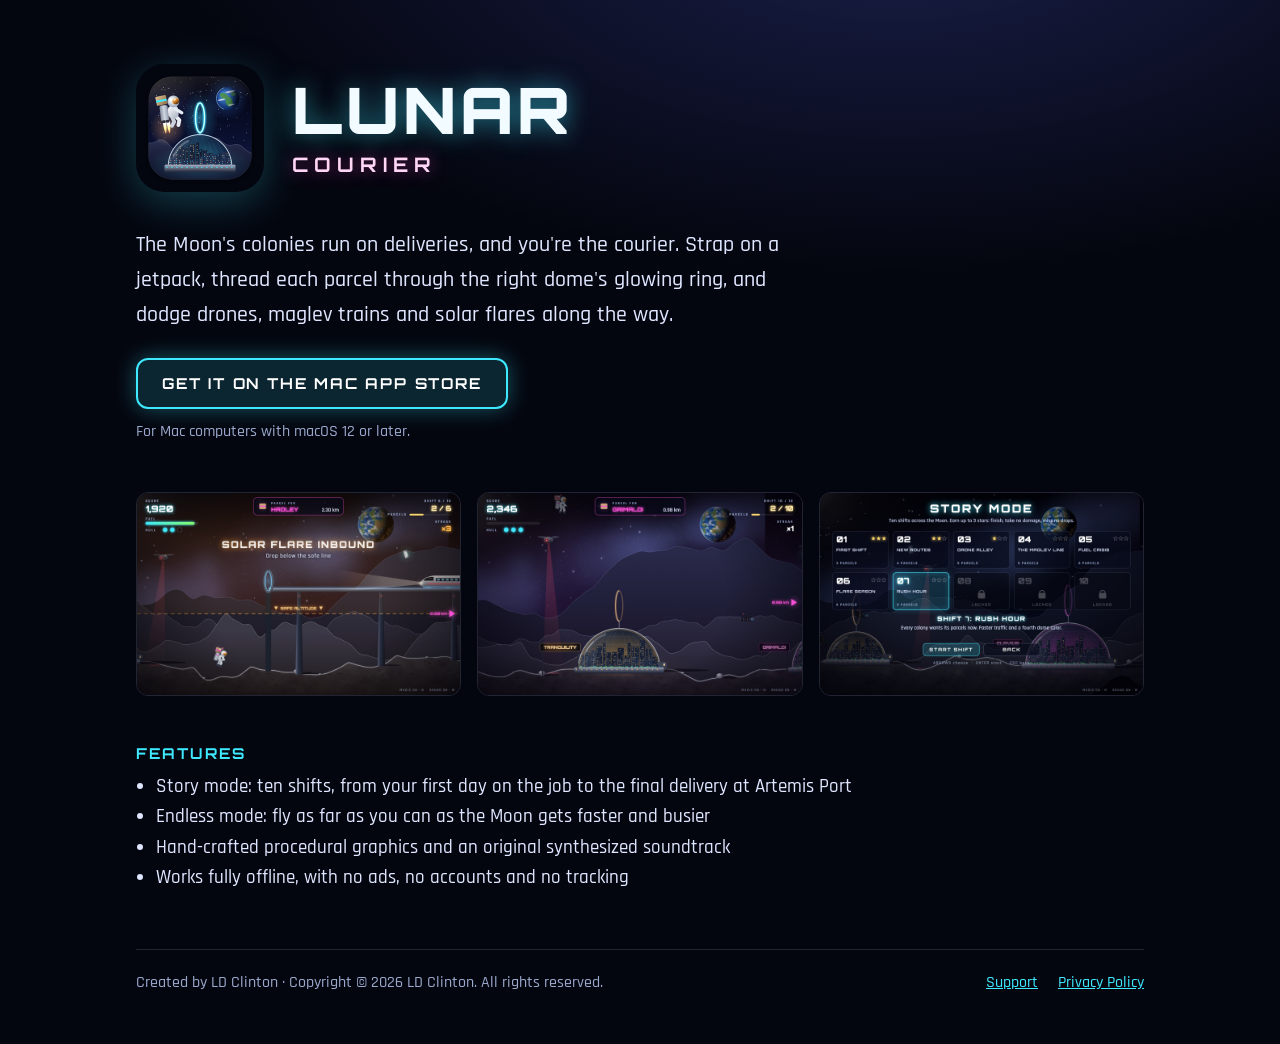
<file: index.html>
<!doctype html>
<html lang="en">
<head>
<meta charset="utf-8">
<meta name="viewport" content="width=device-width, initial-scale=1">
<title>Lunar Courier</title>
<meta name="description" content="Lunar Courier: a jetpack parcel-delivery arcade game for Mac. Ten story shifts, an endless mode and an original synth soundtrack.">
<link rel="icon" href="img/icon.png">
<link href="fonts/fonts.css" rel="stylesheet">
<style>
  :root { color-scheme: dark; --bg: #04060f; --fg: #dfe6ff; --muted: #9aa8cc; --accent: #3ee9ff; --pink: #ff4fd8; }
  * { box-sizing: border-box; }
  body { margin: 0; background: radial-gradient(1200px 600px at 70% -10%, #1a1f4a 0%, var(--bg) 60%) fixed, var(--bg); color: var(--fg); font: 500 19px/1.6 'Rajdhani', system-ui, sans-serif; }
  main { max-width: 1040px; margin: 0 auto; padding: 64px 16px 48px; }
  header { display: flex; gap: 28px; align-items: center; flex-wrap: wrap; }
  header img { width: 128px; height: 128px; border-radius: 28px; box-shadow: 0 10px 40px rgba(62,233,255,.25); }
  h1 { font: 900 clamp(40px, 7vw, 64px)/1 'Orbitron', system-ui, sans-serif; letter-spacing: .06em; color: #f2fbff; text-shadow: 0 0 24px rgba(62,233,255,.55); margin: 0; }
  .sub { font: 700 clamp(15px, 2.4vw, 20px)/1.3 'Orbitron', system-ui, sans-serif; letter-spacing: .3em; color: #ffd6f5; text-shadow: 0 0 16px rgba(255,79,216,.5); margin: 10px 0 0; }
  .lede { font-size: 22px; max-width: 680px; margin: 36px 0 24px; }
  .cta { display: inline-block; font: 700 15px 'Orbitron', system-ui, sans-serif; letter-spacing: .12em; color: #fff; text-decoration: none; padding: 14px 24px; border: 2px solid var(--accent); border-radius: 12px; background: rgba(62,233,255,.14); box-shadow: 0 0 22px rgba(62,233,255,.35); }
  .cta:hover { background: rgba(62,233,255,.24); }
  .note { color: var(--muted); font-size: 16px; margin: 10px 0 0; }
  .shots { display: grid; grid-template-columns: repeat(auto-fit, minmax(min(280px, 100%), 1fr)); gap: 16px; margin: 48px 0; }
  .shots img { width: 100%; height: auto; display: block; border-radius: 12px; border: 1px solid rgba(200,215,255,.15); }
  h2 { font: 700 15px/1.3 'Orbitron', system-ui, sans-serif; letter-spacing: .14em; color: var(--accent); margin: 36px 0 8px; }
  ul { padding-left: 20px; margin: 0; }
  a { color: var(--accent); }
  footer { margin-top: 56px; padding-top: 20px; border-top: 1px solid rgba(200,215,255,.15); color: var(--muted); font-size: 16px; display: flex; gap: 20px; flex-wrap: wrap; justify-content: space-between; }
  footer nav { display: flex; gap: 20px; }
</style>
</head>
<body>
<main>
  <header>
    <img src="img/icon.png" alt="Lunar Courier app icon" width="128" height="128">
    <div>
      <h1>LUNAR</h1>
      <p class="sub">COURIER</p>
    </div>
  </header>

  <p class="lede">The Moon's colonies run on deliveries, and you're the courier. Strap on a jetpack, thread each parcel through the right dome's glowing ring, and dodge drones, maglev trains and solar flares along the way.</p>
  <a class="cta" href="https://apps.apple.com/app/id6829441241">GET IT ON THE MAC APP STORE</a>
  <p class="note">For Mac computers with macOS 12 or later.</p>

  <section class="shots" aria-label="Screenshots">
    <img src="img/flare.jpg" alt="Flying under a solar flare beside a maglev line" width="1600" height="1000" loading="lazy">
    <img src="img/final.jpg" alt="Delivering a parcel to a glass-domed colony" width="1600" height="1000" loading="lazy">
    <img src="img/story.jpg" alt="Story mode shift select with star ratings" width="1600" height="1000" loading="lazy">
  </section>

  <h2>FEATURES</h2>
  <ul>
    <li>Story mode: ten shifts, from your first day on the job to the final delivery at Artemis Port</li>
    <li>Endless mode: fly as far as you can as the Moon gets faster and busier</li>
    <li>Hand-crafted procedural graphics and an original synthesized soundtrack</li>
    <li>Works fully offline, with no ads, no accounts and no tracking</li>
  </ul>

  <footer>
    <span>Created by LD Clinton · Copyright © 2026 LD Clinton. All rights reserved.</span>
    <nav><a href="support.html">Support</a><a href="privacy.html">Privacy Policy</a></nav>
  </footer>
</main>
</body>
</html>
</file>
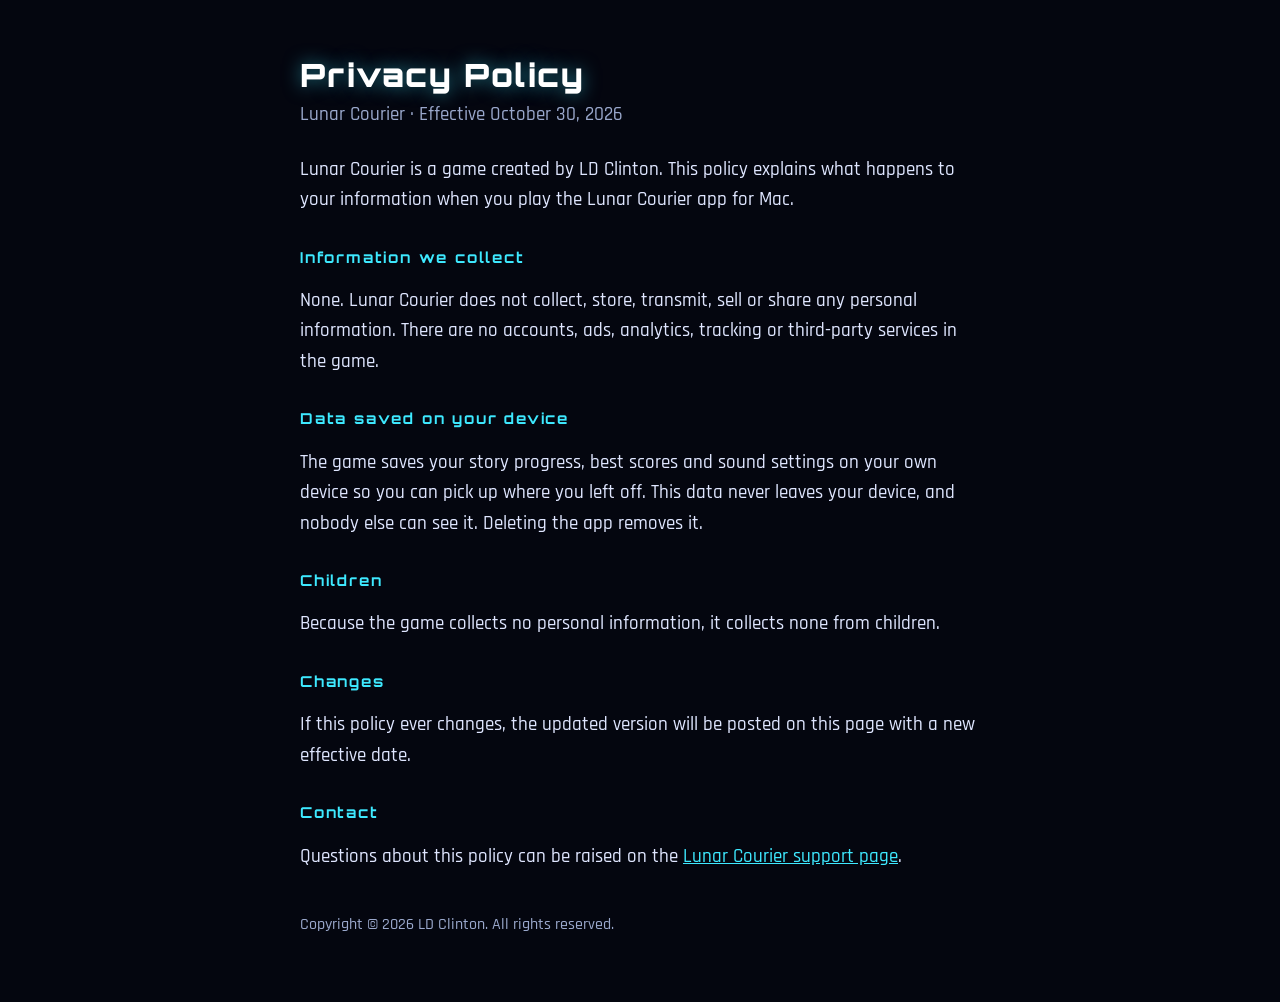
<file: privacy.html>
<!doctype html>
<html lang="en">
<head>
<meta charset="utf-8">
<meta name="viewport" content="width=device-width, initial-scale=1">
<title>Lunar Courier Privacy Policy</title>
<link href="fonts/fonts.css" rel="stylesheet">
<style>
  :root { color-scheme: dark; --bg: #04060f; --fg: #dfe6ff; --muted: #9aa8cc; --accent: #3ee9ff; }
  body { margin: 0; background: var(--bg); color: var(--fg); font: 500 19px/1.6 'Rajdhani', system-ui, sans-serif; }
  main { max-width: 680px; margin: 0 auto; padding: 56px max(16px, env(safe-area-inset-right)) 64px max(16px, env(safe-area-inset-left)); }
  h1 { font: 900 32px/1.2 'Orbitron', system-ui, sans-serif; letter-spacing: .06em; color: #fff; text-shadow: 0 0 18px rgba(62,233,255,.5); margin: 0 0 6px; }
  h2 { font: 700 15px/1.3 'Orbitron', system-ui, sans-serif; letter-spacing: .12em; color: var(--accent); margin: 32px 0 6px; }
  .meta { color: var(--muted); margin: 0 0 24px; }
  a { color: var(--accent); }
  footer { margin-top: 40px; color: var(--muted); font-size: 16px; }
</style>
</head>
<body>
<main>
  <h1>Privacy Policy</h1>
  <p class="meta">Lunar Courier · Effective October 30, 2026</p>

  <p>Lunar Courier is a game created by LD Clinton. This policy explains what happens to your information when you play the Lunar Courier app for Mac.</p>

  <h2>Information we collect</h2>
  <p>None. Lunar Courier does not collect, store, transmit, sell or share any personal information. There are no accounts, ads, analytics, tracking or third-party services in the game.</p>

  <h2>Data saved on your device</h2>
  <p>The game saves your story progress, best scores and sound settings on your own device so you can pick up where you left off. This data never leaves your device, and nobody else can see it. Deleting the app removes it.</p>

  <h2>Children</h2>
  <p>Because the game collects no personal information, it collects none from children.</p>

  <h2>Changes</h2>
  <p>If this policy ever changes, the updated version will be posted on this page with a new effective date.</p>

  <h2>Contact</h2>
  <p>Questions about this policy can be raised on the <a href="support.html">Lunar Courier support page</a>.</p>

  <footer>Copyright © 2026 LD Clinton. All rights reserved.</footer>
</main>
</body>
</html>
</file>
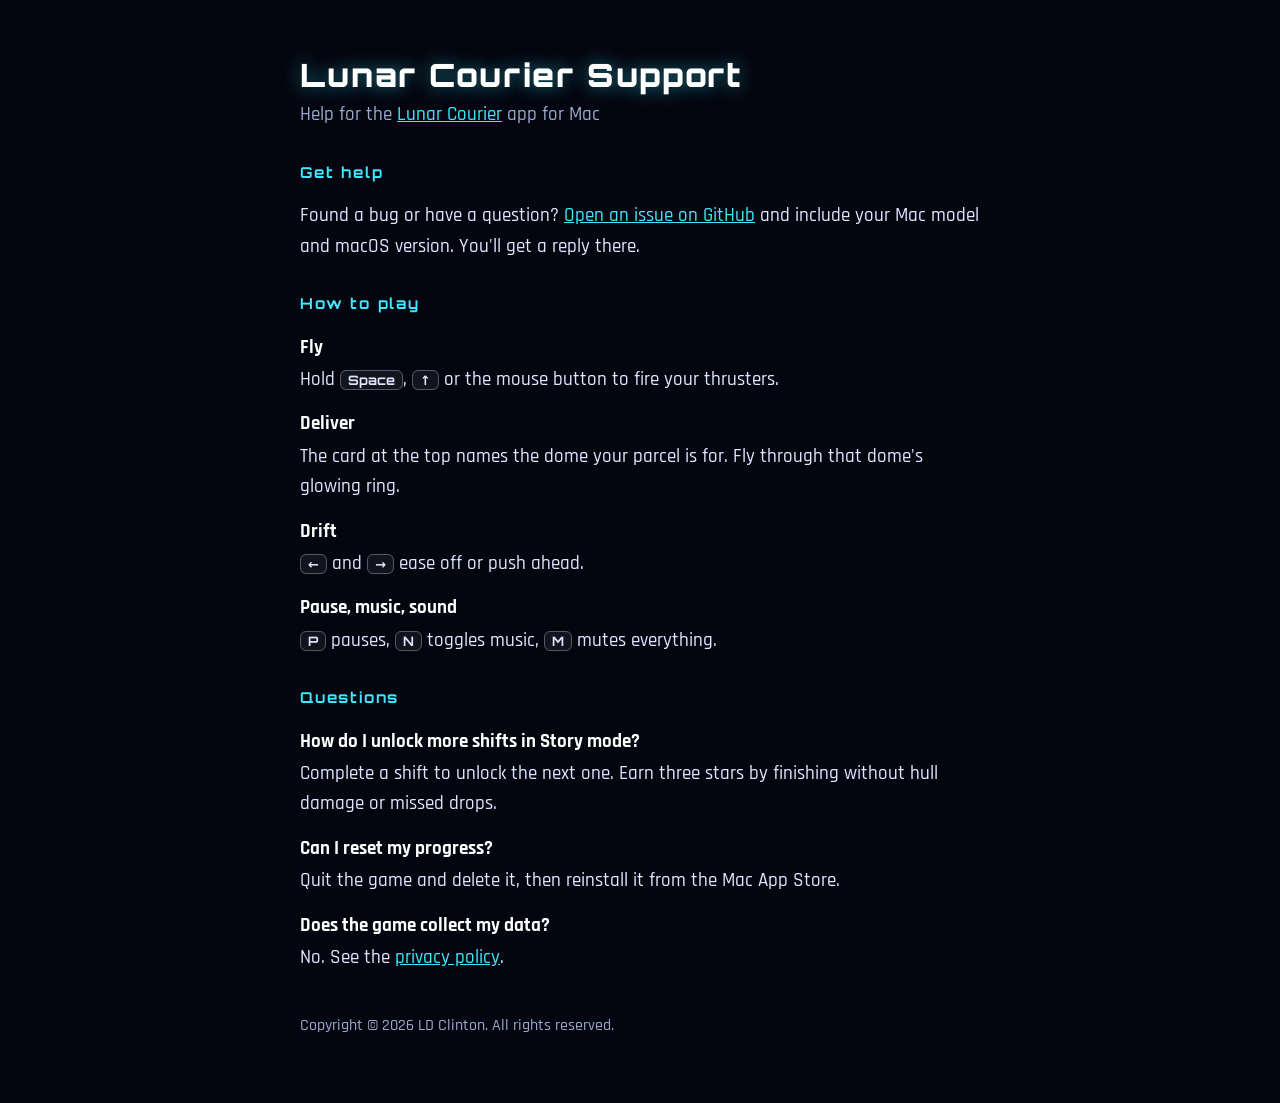
<file: support.html>
<!doctype html>
<html lang="en">
<head>
<meta charset="utf-8">
<meta name="viewport" content="width=device-width, initial-scale=1">
<title>Lunar Courier Support</title>
<link href="fonts/fonts.css" rel="stylesheet">
<style>
  :root { color-scheme: dark; --bg: #04060f; --fg: #dfe6ff; --muted: #9aa8cc; --accent: #3ee9ff; }
  body { margin: 0; background: var(--bg); color: var(--fg); font: 500 19px/1.6 'Rajdhani', system-ui, sans-serif; }
  main { max-width: 680px; margin: 0 auto; padding: 56px max(16px, env(safe-area-inset-right)) 64px max(16px, env(safe-area-inset-left)); }
  h1 { font: 900 32px/1.2 'Orbitron', system-ui, sans-serif; letter-spacing: .06em; color: #fff; text-shadow: 0 0 18px rgba(62,233,255,.5); margin: 0 0 6px; }
  h2 { font: 700 15px/1.3 'Orbitron', system-ui, sans-serif; letter-spacing: .12em; color: var(--accent); margin: 32px 0 6px; }
  .meta { color: var(--muted); margin: 0 0 24px; }
  a { color: var(--accent); }
  kbd { font: 700 13px 'Orbitron', system-ui, sans-serif; border: 1px solid rgba(200,215,255,.35); border-radius: 6px; padding: 1px 7px; background: rgba(255,255,255,.06); }
  dt { font-weight: 700; color: #fff; margin-top: 14px; }
  dd { margin: 2px 0 0; }
  footer { margin-top: 40px; color: var(--muted); font-size: 16px; }
</style>
</head>
<body>
<main>
  <h1>Lunar Courier Support</h1>
  <p class="meta">Help for the <a href="./">Lunar Courier</a> app for Mac</p>

  <h2>Get help</h2>
  <p>Found a bug or have a question? <a href="https://github.com/lazlaru/lunar-courier/issues">Open an issue on GitHub</a> and include your Mac model and macOS version. You'll get a reply there.</p>

  <h2>How to play</h2>
  <dl>
    <dt>Fly</dt><dd>Hold <kbd>Space</kbd>, <kbd>↑</kbd> or the mouse button to fire your thrusters.</dd>
    <dt>Deliver</dt><dd>The card at the top names the dome your parcel is for. Fly through that dome's glowing ring.</dd>
    <dt>Drift</dt><dd><kbd>←</kbd> and <kbd>→</kbd> ease off or push ahead.</dd>
    <dt>Pause, music, sound</dt><dd><kbd>P</kbd> pauses, <kbd>N</kbd> toggles music, <kbd>M</kbd> mutes everything.</dd>
  </dl>

  <h2>Questions</h2>
  <dl>
    <dt>How do I unlock more shifts in Story mode?</dt><dd>Complete a shift to unlock the next one. Earn three stars by finishing without hull damage or missed drops.</dd>
    <dt>Can I reset my progress?</dt><dd>Quit the game and delete it, then reinstall it from the Mac App Store.</dd>
    <dt>Does the game collect my data?</dt><dd>No. See the <a href="privacy.html">privacy policy</a>.</dd>
  </dl>

  <footer>Copyright © 2026 LD Clinton. All rights reserved.</footer>
</main>
</body>
</html>
</file>
<file: fonts/fonts.css>
/* Bundled fonts (SIL Open Font License 1.1, see OFL-*.txt) so the game works offline. */
@font-face { font-family: 'Orbitron'; src: url('Orbitron.ttf') format('truetype'); font-weight: 400 900; font-display: swap; }
@font-face { font-family: 'Rajdhani'; src: url('Rajdhani-Medium.ttf') format('truetype'); font-weight: 500; font-display: swap; }
@font-face { font-family: 'Rajdhani'; src: url('Rajdhani-SemiBold.ttf') format('truetype'); font-weight: 600; font-display: swap; }
@font-face { font-family: 'Rajdhani'; src: url('Rajdhani-Bold.ttf') format('truetype'); font-weight: 700; font-display: swap; }
</file>
